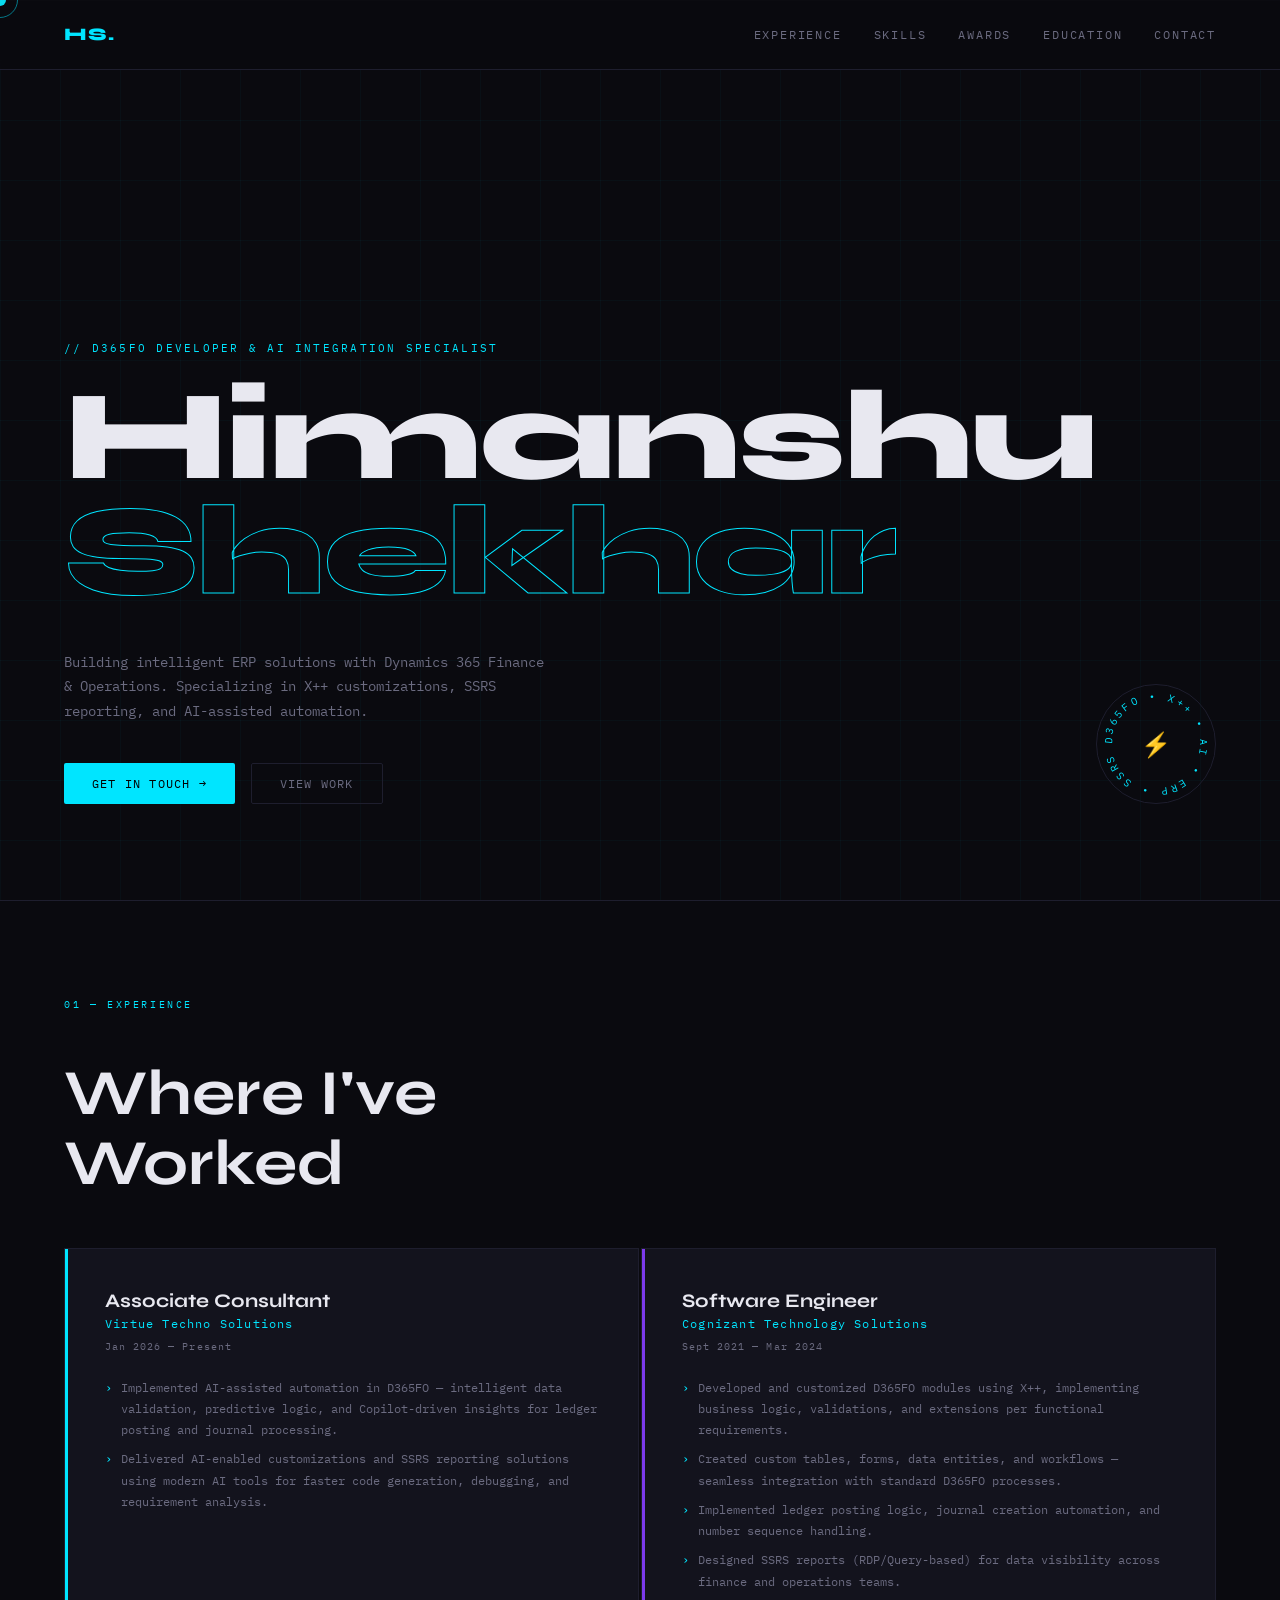
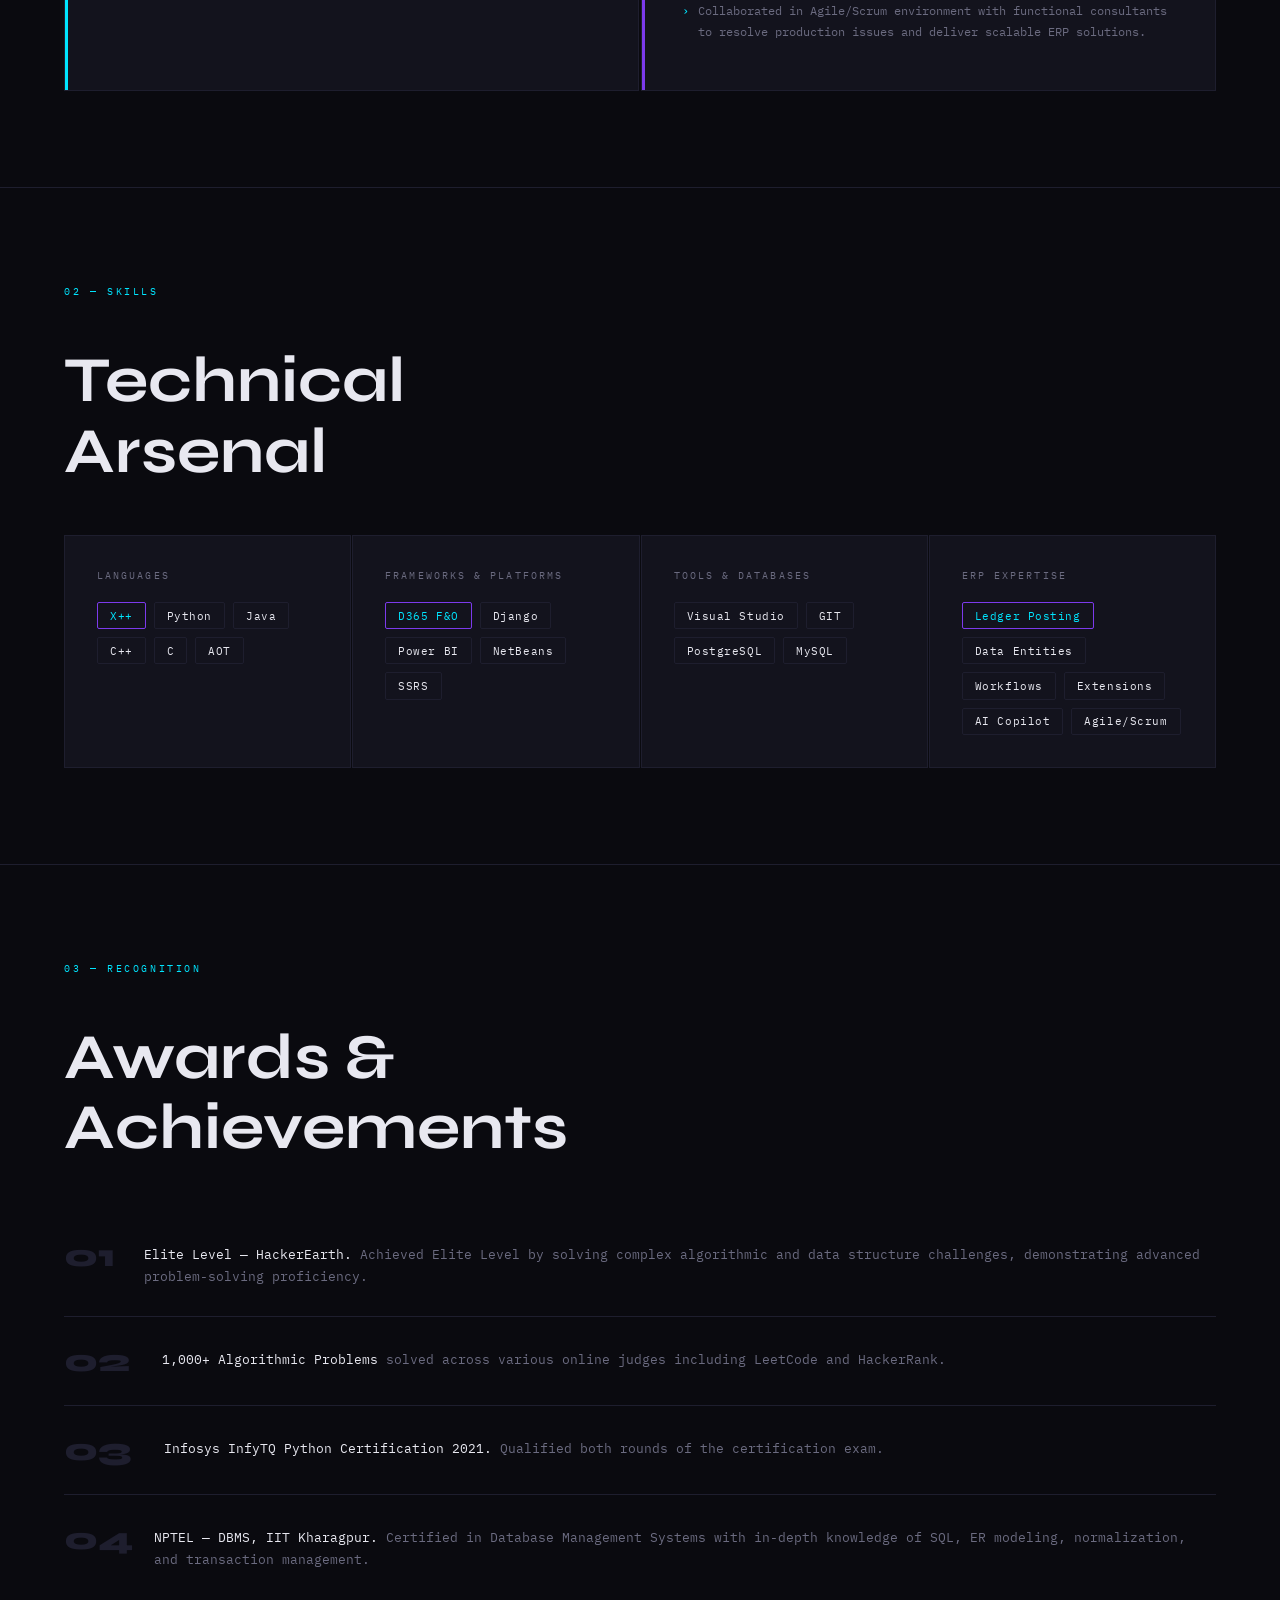
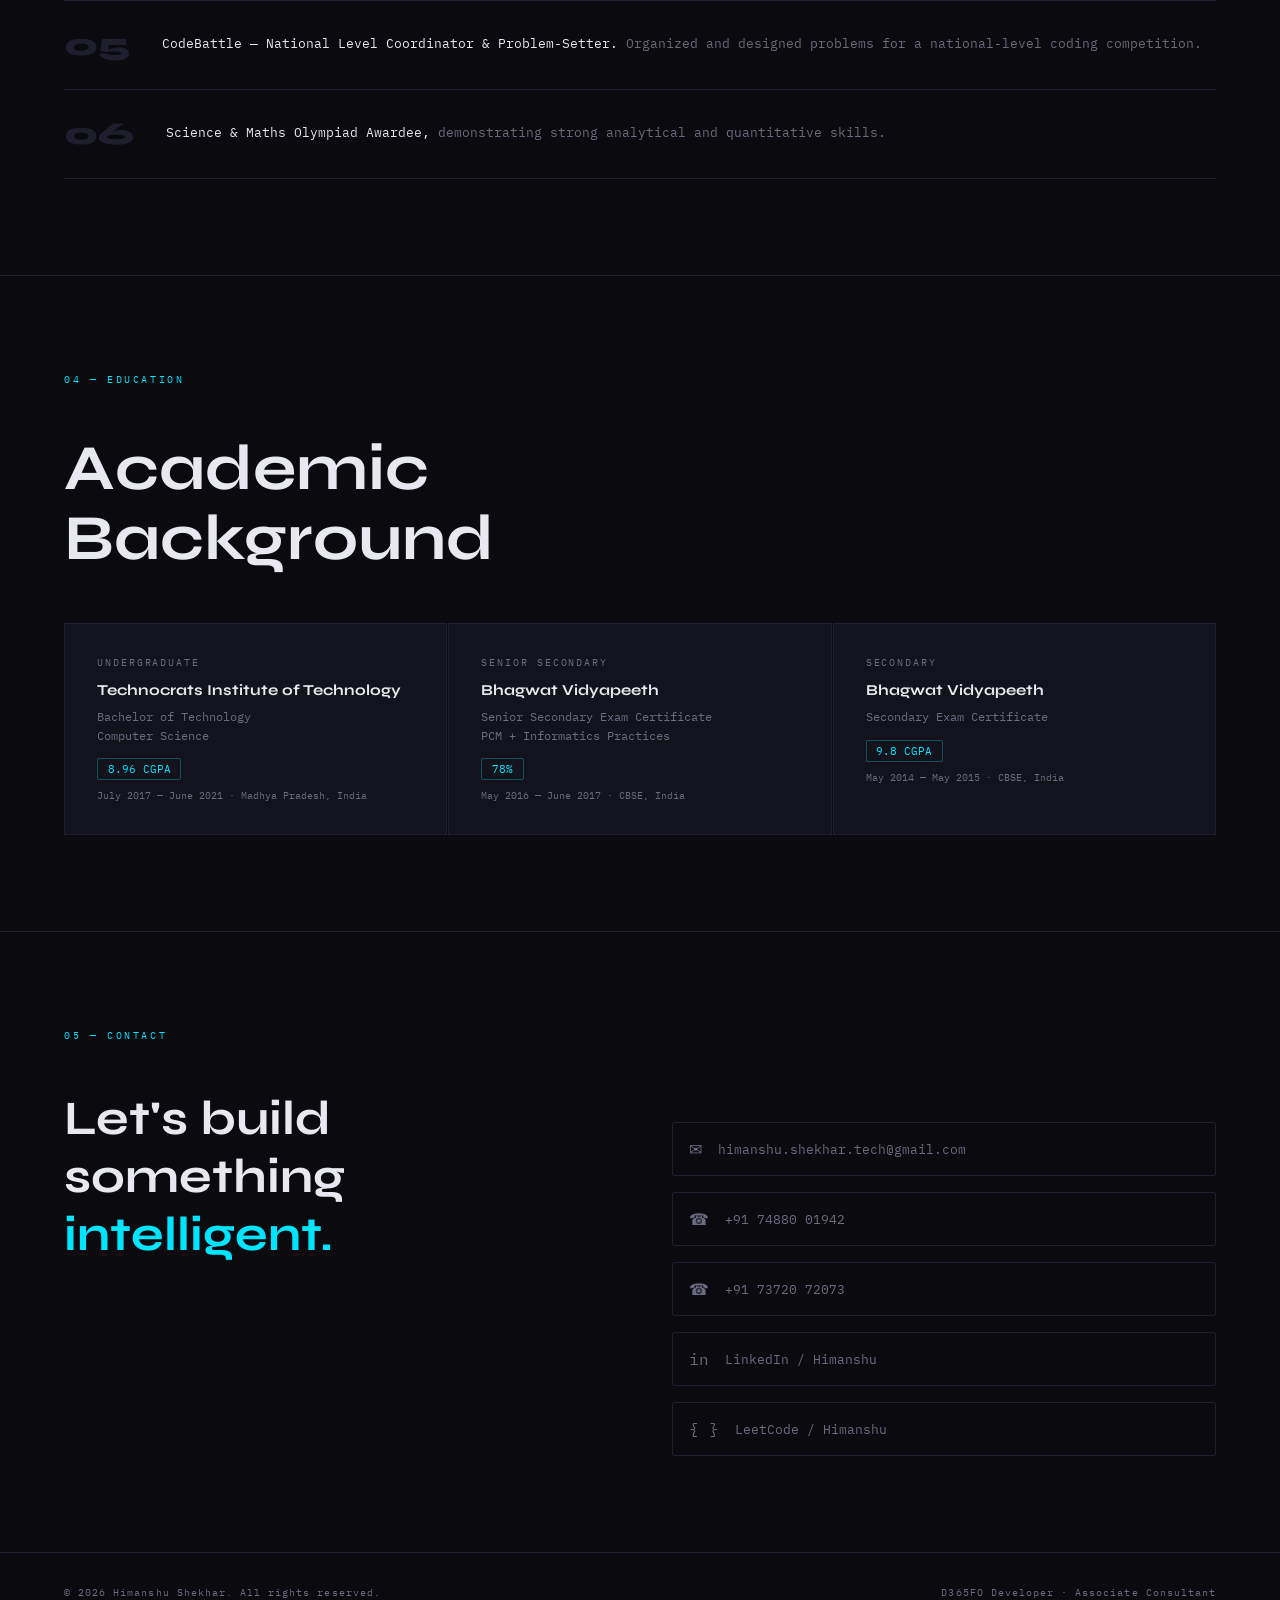
<file: index.html>
<!DOCTYPE html>
<html lang="en">
<head>
<meta charset="UTF-8">
<meta name="viewport" content="width=device-width, initial-scale=1.0">
<title>Himanshu Shekhar — D365FO Developer</title>
<link href="https://fonts.googleapis.com/css2?family=Syne:wght@400;600;700;800&family=IBM+Plex+Mono:wght@300;400;500&display=swap" rel="stylesheet">
<style>
  *, *::before, *::after { box-sizing: border-box; margin: 0; padding: 0; }

  :root {
    --bg: #0a0a0f;
    --surface: #111118;
    --border: #1e1e2e;
    --accent: #00e5ff;
    --accent2: #7c3aed;
    --text: #e8e8f0;
    --muted: #6b6b80;
    --card: #13131d;
    --syne: 'Syne', sans-serif;
    --mono: 'IBM Plex Mono', monospace;
  }

  html { scroll-behavior: smooth; }

  body {
    background: var(--bg);
    color: var(--text);
    font-family: var(--mono);
    overflow-x: hidden;
    cursor: none;
  }

  /* Custom cursor */
  .cursor {
    width: 12px; height: 12px;
    background: var(--accent);
    border-radius: 50%;
    position: fixed;
    pointer-events: none;
    z-index: 9999;
    transform: translate(-50%, -50%);
    transition: transform 0.1s, width 0.2s, height 0.2s, background 0.2s;
    mix-blend-mode: difference;
  }
  .cursor-ring {
    width: 36px; height: 36px;
    border: 1px solid var(--accent);
    border-radius: 50%;
    position: fixed;
    pointer-events: none;
    z-index: 9998;
    transform: translate(-50%, -50%);
    transition: transform 0.25s ease, width 0.3s, height 0.3s, opacity 0.3s;
    opacity: 0.5;
  }

  /* Grid background */
  body::before {
    content: '';
    position: fixed; inset: 0;
    background-image:
      linear-gradient(rgba(0,229,255,0.03) 1px, transparent 1px),
      linear-gradient(90deg, rgba(0,229,255,0.03) 1px, transparent 1px);
    background-size: 60px 60px;
    pointer-events: none;
    z-index: 0;
  }

  /* NAV */
  nav {
    position: fixed; top: 0; left: 0; right: 0;
    z-index: 100;
    display: flex; justify-content: space-between; align-items: center;
    padding: 1.5rem 4rem;
    border-bottom: 1px solid var(--border);
    background: rgba(10,10,15,0.85);
    backdrop-filter: blur(12px);
  }
  .nav-logo {
    font-family: var(--syne);
    font-size: 1.1rem;
    font-weight: 800;
    letter-spacing: 0.05em;
    color: var(--accent);
  }
  .nav-links { display: flex; gap: 2rem; }
  .nav-links a {
    color: var(--muted);
    text-decoration: none;
    font-size: 0.75rem;
    letter-spacing: 0.15em;
    text-transform: uppercase;
    transition: color 0.2s;
  }
  .nav-links a:hover { color: var(--accent); }

  /* HERO */
  .hero {
    min-height: 100vh;
    display: flex; flex-direction: column; justify-content: flex-end;
    padding: 0 4rem 6rem;
    position: relative;
    z-index: 1;
  }
  .hero-tag {
    font-size: 0.7rem;
    letter-spacing: 0.2em;
    text-transform: uppercase;
    color: var(--accent);
    margin-bottom: 1.5rem;
    opacity: 0;
    animation: fadeUp 0.6s ease 0.3s forwards;
  }
  .hero-tag::before { content: '// '; }
  .hero-name {
    font-family: var(--syne);
    font-size: clamp(4rem, 10vw, 9rem);
    font-weight: 800;
    line-height: 0.9;
    letter-spacing: -0.02em;
    opacity: 0;
    animation: fadeUp 0.7s ease 0.5s forwards;
  }
  .hero-name .line2 {
    display: block;
    -webkit-text-stroke: 1px var(--accent);
    color: transparent;
  }
  .hero-sub {
    margin-top: 2.5rem;
    max-width: 480px;
    font-size: 0.85rem;
    line-height: 1.8;
    color: var(--muted);
    opacity: 0;
    animation: fadeUp 0.7s ease 0.7s forwards;
  }
  .hero-cta {
    margin-top: 2.5rem;
    display: flex; gap: 1rem; flex-wrap: wrap;
    opacity: 0;
    animation: fadeUp 0.7s ease 0.9s forwards;
  }
  .btn {
    display: inline-flex; align-items: center; gap: 0.5rem;
    padding: 0.75rem 1.75rem;
    font-family: var(--mono);
    font-size: 0.75rem;
    letter-spacing: 0.1em;
    text-transform: uppercase;
    text-decoration: none;
    border-radius: 2px;
    cursor: none;
    transition: all 0.2s;
  }
  .btn-primary {
    background: var(--accent);
    color: #000;
    border: none;
  }
  .btn-primary:hover { background: #fff; }
  .btn-outline {
    border: 1px solid var(--border);
    color: var(--muted);
    background: transparent;
  }
  .btn-outline:hover { border-color: var(--accent); color: var(--accent); }

  .hero-badge {
    position: absolute;
    right: 4rem; bottom: 6rem;
    width: 120px; height: 120px;
    border: 1px solid var(--border);
    border-radius: 50%;
    display: flex; align-items: center; justify-content: center;
    animation: spin 20s linear infinite;
    opacity: 0;
    animation: spin 20s linear infinite, fadeIn 1s ease 1.2s forwards;
  }
  .hero-badge svg {
    position: absolute;
    width: 100%; height: 100%;
  }
  .hero-badge-center {
    font-size: 1.5rem;
    color: var(--accent);
    z-index: 1;
  }

  @keyframes spin { to { transform: rotate(360deg); } }
  @keyframes fadeUp {
    from { opacity: 0; transform: translateY(30px); }
    to { opacity: 1; transform: translateY(0); }
  }
  @keyframes fadeIn {
    from { opacity: 0; } to { opacity: 1; }
  }

  /* SECTION COMMON */
  section {
    position: relative; z-index: 1;
    padding: 6rem 4rem;
    border-top: 1px solid var(--border);
  }
  .section-label {
    font-size: 0.65rem;
    letter-spacing: 0.25em;
    text-transform: uppercase;
    color: var(--accent);
    margin-bottom: 3rem;
  }
  .section-label::before { content: '01 — '; }
  .section-label.s2::before { content: '02 — '; }
  .section-label.s3::before { content: '03 — '; }
  .section-label.s4::before { content: '04 — '; }
  .section-label.s5::before { content: '05 — '; }
  .section-title {
    font-family: var(--syne);
    font-size: clamp(2rem, 5vw, 4rem);
    font-weight: 700;
    line-height: 1.1;
    margin-bottom: 1rem;
  }

  /* EXPERIENCE */
  .exp-grid { display: grid; grid-template-columns: 1fr 1fr; gap: 2px; margin-top: 3rem; }
  .exp-card {
    background: var(--card);
    border: 1px solid var(--border);
    padding: 2.5rem;
    position: relative;
    transition: border-color 0.3s;
  }
  .exp-card:hover { border-color: var(--accent); }
  .exp-card::before {
    content: '';
    position: absolute; top: 0; left: 0;
    width: 3px; height: 100%;
    background: var(--accent2);
  }
  .exp-card.current::before { background: var(--accent); }
  .exp-role {
    font-family: var(--syne);
    font-size: 1.2rem;
    font-weight: 700;
    margin-bottom: 0.25rem;
  }
  .exp-company {
    font-size: 0.75rem;
    color: var(--accent);
    letter-spacing: 0.1em;
    margin-bottom: 0.5rem;
  }
  .exp-period {
    font-size: 0.65rem;
    color: var(--muted);
    letter-spacing: 0.1em;
    margin-bottom: 1.5rem;
  }
  .exp-points { list-style: none; }
  .exp-points li {
    font-size: 0.78rem;
    line-height: 1.7;
    color: var(--muted);
    padding-left: 1rem;
    position: relative;
    margin-bottom: 0.5rem;
  }
  .exp-points li::before {
    content: '›';
    position: absolute; left: 0;
    color: var(--accent);
  }

  /* SKILLS */
  .skills-grid {
    display: grid;
    grid-template-columns: repeat(auto-fit, minmax(260px, 1fr));
    gap: 1px;
    margin-top: 3rem;
  }
  .skill-group {
    background: var(--card);
    border: 1px solid var(--border);
    padding: 2rem;
    transition: border-color 0.3s, transform 0.3s;
  }
  .skill-group:hover { border-color: var(--accent); transform: translateY(-4px); }
  .skill-group-title {
    font-size: 0.65rem;
    letter-spacing: 0.2em;
    text-transform: uppercase;
    color: var(--muted);
    margin-bottom: 1.25rem;
  }
  .skill-tags { display: flex; flex-wrap: wrap; gap: 0.5rem; }
  .skill-tag {
    font-size: 0.7rem;
    padding: 0.35rem 0.75rem;
    border: 1px solid var(--border);
    border-radius: 2px;
    color: var(--text);
    letter-spacing: 0.05em;
    transition: all 0.2s;
  }
  .skill-tag:hover { border-color: var(--accent); color: var(--accent); background: rgba(0,229,255,0.05); }
  .skill-tag.highlight { border-color: var(--accent2); color: var(--accent); }

  /* AWARDS */
  .awards-list { margin-top: 3rem; }
  .award-item {
    display: flex; align-items: flex-start; gap: 2rem;
    padding: 1.75rem 0;
    border-bottom: 1px solid var(--border);
    transition: padding-left 0.3s;
  }
  .award-item:hover { padding-left: 1rem; }
  .award-num {
    font-family: var(--syne);
    font-size: 2rem;
    font-weight: 800;
    color: var(--border);
    min-width: 3rem;
    line-height: 1;
  }
  .award-text {
    font-size: 0.82rem;
    line-height: 1.7;
    color: var(--muted);
    padding-top: 0.25rem;
  }
  .award-text strong { color: var(--text); font-weight: 400; }

  /* EDUCATION */
  .edu-grid { display: grid; grid-template-columns: repeat(3, 1fr); gap: 1px; margin-top: 3rem; }
  .edu-card {
    background: var(--card);
    border: 1px solid var(--border);
    padding: 2rem;
    transition: border-color 0.3s;
  }
  .edu-card:hover { border-color: var(--accent); }
  .edu-level {
    font-size: 0.6rem;
    letter-spacing: 0.2em;
    text-transform: uppercase;
    color: var(--muted);
    margin-bottom: 0.75rem;
  }
  .edu-school {
    font-family: var(--syne);
    font-size: 0.95rem;
    font-weight: 700;
    margin-bottom: 0.5rem;
    line-height: 1.3;
  }
  .edu-degree {
    font-size: 0.72rem;
    color: var(--muted);
    line-height: 1.6;
    margin-bottom: 0.75rem;
  }
  .edu-score {
    display: inline-block;
    font-size: 0.7rem;
    color: var(--accent);
    border: 1px solid rgba(0,229,255,0.3);
    padding: 0.2rem 0.6rem;
    border-radius: 2px;
    margin-bottom: 0.5rem;
  }
  .edu-period { font-size: 0.65rem; color: var(--muted); }

  /* CONTACT */
  .contact-inner {
    display: grid; grid-template-columns: 1fr 1fr; gap: 4rem;
    margin-top: 3rem;
    align-items: start;
  }
  .contact-headline {
    font-family: var(--syne);
    font-size: clamp(1.5rem, 4vw, 3rem);
    font-weight: 700;
    line-height: 1.2;
  }
  .contact-headline .accent { color: var(--accent); }
  .contact-links { display: flex; flex-direction: column; gap: 1rem; margin-top: 2rem; }
  .contact-link {
    display: flex; align-items: center; gap: 1rem;
    text-decoration: none;
    color: var(--muted);
    font-size: 0.8rem;
    padding: 1rem;
    border: 1px solid var(--border);
    border-radius: 2px;
    transition: all 0.2s;
    cursor: none;
  }
  .contact-link:hover { border-color: var(--accent); color: var(--accent); padding-left: 1.5rem; }
  .contact-link .link-icon { font-size: 1rem; }

  /* FOOTER */
  footer {
    border-top: 1px solid var(--border);
    padding: 2rem 4rem;
    display: flex; justify-content: space-between; align-items: center;
    position: relative; z-index: 1;
  }
  footer p { font-size: 0.65rem; color: var(--muted); letter-spacing: 0.1em; }

  /* REVEAL ANIMATION */
  .reveal {
    opacity: 0;
    transform: translateY(40px);
    transition: opacity 0.7s ease, transform 0.7s ease;
  }
  .reveal.visible { opacity: 1; transform: none; }

  @media (max-width: 768px) {
    nav { padding: 1.25rem 1.5rem; }
    .nav-links { display: none; }
    .hero { padding: 0 1.5rem 4rem; }
    section { padding: 4rem 1.5rem; }
    .exp-grid, .edu-grid, .contact-inner { grid-template-columns: 1fr; }
    footer { padding: 1.5rem; flex-direction: column; gap: 0.5rem; }
  }
</style>
</head>
<body>

<div class="cursor" id="cursor"></div>
<div class="cursor-ring" id="cursorRing"></div>

<nav>
  <div class="nav-logo">HS.</div>
  <div class="nav-links">
    <a href="#experience">Experience</a>
    <a href="#skills">Skills</a>
    <a href="#awards">Awards</a>
    <a href="#education">Education</a>
    <a href="#contact">Contact</a>
  </div>
</nav>

<!-- HERO -->
<section class="hero" id="home">
  <div class="hero-tag">D365FO Developer & AI Integration Specialist</div>
  <h5 class="hero-name">
    Himanshu
    <span class="line2">Shekhar</span>
  </h5>
  <p class="hero-sub">
    Building intelligent ERP solutions with Dynamics 365 Finance &amp; Operations. 
    Specializing in X++ customizations, SSRS reporting, and AI-assisted automation.
  </p>
  <div class="hero-cta">
    <a href="#contact" class="btn btn-primary">Get in touch →</a>
    <a href="#experience" class="btn btn-outline">View work</a>
  </div>

  <div class="hero-badge">
    <svg viewBox="0 0 120 120">
      <path id="circlePath" d="M 60,60 m -45,0 a 45,45 0 1,1 90,0 a 45,45 0 1,1 -90,0" fill="none"/>
      <text font-size="10.5" fill="#00e5ff" font-family="IBM Plex Mono" letter-spacing="3">
        <textPath href="#circlePath">D365FO • X++ • AI • ERP • SSRS •</textPath>
      </text>
    </svg>
    <span class="hero-badge-center">⚡</span>
  </div>
</section>

<!-- EXPERIENCE -->
<section id="experience">
  <div class="section-label s1">Experience</div>
  <h2 class="section-title reveal">Where I've<br>Worked</h2>
  <div class="exp-grid reveal">
    <div class="exp-card current">
      <div class="exp-role">Associate Consultant</div>
      <div class="exp-company">Virtue Techno Solutions</div>
      <div class="exp-period">Jan 2026 — Present</div>
      <ul class="exp-points">
        <li>Implemented AI-assisted automation in D365FO — intelligent data validation, predictive logic, and Copilot-driven insights for ledger posting and journal processing.</li>
        <li>Delivered AI-enabled customizations and SSRS reporting solutions using modern AI tools for faster code generation, debugging, and requirement analysis.</li>
      </ul>
    </div>
    <div class="exp-card">
      <div class="exp-role">Software Engineer</div>
      <div class="exp-company">Cognizant Technology Solutions</div>
      <div class="exp-period">Sept 2021 — Mar 2024</div>
      <ul class="exp-points">
        <li>Developed and customized D365FO modules using X++, implementing business logic, validations, and extensions per functional requirements.</li>
        <li>Created custom tables, forms, data entities, and workflows — seamless integration with standard D365FO processes.</li>
        <li>Implemented ledger posting logic, journal creation automation, and number sequence handling.</li>
        <li>Designed SSRS reports (RDP/Query-based) for data visibility across finance and operations teams.</li>
        <li>Collaborated in Agile/Scrum environment with functional consultants to resolve production issues and deliver scalable ERP solutions.</li>
      </ul>
    </div>
  </div>
</section>

<!-- SKILLS -->
<section id="skills">
  <div class="section-label s2">Skills</div>
  <h2 class="section-title reveal">Technical<br>Arsenal</h2>
  <div class="skills-grid reveal">
    <div class="skill-group">
      <div class="skill-group-title">Languages</div>
      <div class="skill-tags">
        <span class="skill-tag highlight">X++</span>
        <span class="skill-tag">Python</span>
        <span class="skill-tag">Java</span>
        <span class="skill-tag">C++</span>
        <span class="skill-tag">C</span>
        <span class="skill-tag">AOT</span>
      </div>
    </div>
    <div class="skill-group">
      <div class="skill-group-title">Frameworks & Platforms</div>
      <div class="skill-tags">
        <span class="skill-tag highlight">D365 F&O</span>
        <span class="skill-tag">Django</span>
        <span class="skill-tag">Power BI</span>
        <span class="skill-tag">NetBeans</span>
        <span class="skill-tag">SSRS</span>
      </div>
    </div>
    <div class="skill-group">
      <div class="skill-group-title">Tools & Databases</div>
      <div class="skill-tags">
        <span class="skill-tag">Visual Studio</span>
        <span class="skill-tag">GIT</span>
        <span class="skill-tag">PostgreSQL</span>
        <span class="skill-tag">MySQL</span>
      </div>
    </div>
    <div class="skill-group">
      <div class="skill-group-title">ERP Expertise</div>
      <div class="skill-tags">
        <span class="skill-tag highlight">Ledger Posting</span>
        <span class="skill-tag">Data Entities</span>
        <span class="skill-tag">Workflows</span>
        <span class="skill-tag">Extensions</span>
        <span class="skill-tag">AI Copilot</span>
        <span class="skill-tag">Agile/Scrum</span>
      </div>
    </div>
  </div>
</section>

<!-- AWARDS -->
<section id="awards">
  <div class="section-label s3">Recognition</div>
  <h2 class="section-title reveal">Awards &<br>Achievements</h2>
  <div class="awards-list reveal">
    <div class="award-item">
      <div class="award-num">01</div>
      <div class="award-text"><strong>Elite Level — HackerEarth.</strong> Achieved Elite Level by solving complex algorithmic and data structure challenges, demonstrating advanced problem-solving proficiency.</div>
    </div>
    <div class="award-item">
      <div class="award-num">02</div>
      <div class="award-text"><strong>1,000+ Algorithmic Problems</strong> solved across various online judges including LeetCode and HackerRank.</div>
    </div>
    <div class="award-item">
      <div class="award-num">03</div>
      <div class="award-text"><strong>Infosys InfyTQ Python Certification 2021.</strong> Qualified both rounds of the certification exam.</div>
    </div>
    <div class="award-item">
      <div class="award-num">04</div>
      <div class="award-text"><strong>NPTEL — DBMS, IIT Kharagpur.</strong> Certified in Database Management Systems with in-depth knowledge of SQL, ER modeling, normalization, and transaction management.</div>
    </div>
    <div class="award-item">
      <div class="award-num">05</div>
      <div class="award-text"><strong>CodeBattle — National Level Coordinator & Problem-Setter.</strong> Organized and designed problems for a national-level coding competition.</div>
    </div>
    <div class="award-item">
      <div class="award-num">06</div>
      <div class="award-text"><strong>Science & Maths Olympiad Awardee,</strong> demonstrating strong analytical and quantitative skills.</div>
    </div>
  </div>
</section>

<!-- EDUCATION -->
<section id="education">
  <div class="section-label s4">Education</div>
  <h2 class="section-title reveal">Academic<br>Background</h2>
  <div class="edu-grid reveal">
    <div class="edu-card">
      <div class="edu-level">Undergraduate</div>
      <div class="edu-school">Technocrats Institute of Technology</div>
      <div class="edu-degree">Bachelor of Technology<br>Computer Science</div>
      <div class="edu-score">8.96 CGPA</div>
      <div class="edu-period">July 2017 — June 2021 · Madhya Pradesh, India</div>
    </div>
    <div class="edu-card">
      <div class="edu-level">Senior Secondary</div>
      <div class="edu-school">Bhagwat Vidyapeeth</div>
      <div class="edu-degree">Senior Secondary Exam Certificate<br>PCM + Informatics Practices</div>
      <div class="edu-score">78%</div>
      <div class="edu-period">May 2016 — June 2017 · CBSE, India</div>
    </div>
    <div class="edu-card">
      <div class="edu-level">Secondary</div>
      <div class="edu-school">Bhagwat Vidyapeeth</div>
      <div class="edu-degree">Secondary Exam Certificate</div>
      <div class="edu-score">9.8 CGPA</div>
      <div class="edu-period">May 2014 — May 2015 · CBSE, India</div>
    </div>
  </div>
</section>

<!-- CONTACT -->
<section id="contact">
  <div class="section-label s5">Contact</div>
  <div class="contact-inner reveal">
    <div>
      <h2 class="contact-headline">
        Let's build<br>
        something<br>
        <span class="accent">intelligent.</span>
      </h2>
    </div>
    <div>
      <div class="contact-links">
        <a href="mailto:himanshu.shekhar.tech@gmail.com" class="contact-link">
          <span class="link-icon">✉</span>
          himanshu.shekhar.tech@gmail.com
        </a>
        <a href="tel:+917488001942" class="contact-link">
          <span class="link-icon">☎</span>
          +91 74880 01942
        </a>
        <a href="tel:+917372072073" class="contact-link">
          <span class="link-icon">☎</span>
          +91 73720 72073
        </a>
        <a href="https://linkedin.com/in/himanshushekhartech" target="_blank" class="contact-link">
          <span class="link-icon">in</span>
          LinkedIn / Himanshu
        </a>
        <a href="https://leetcode.com/himanshushekhartech" target="_blank" class="contact-link">
          <span class="link-icon">{ }</span>
          LeetCode / Himanshu
        </a>
      </div>
    </div>
  </div>
</section>

<footer>
  <p>© 2026 Himanshu Shekhar. All rights reserved.</p>
  <p>D365FO Developer · Associate Consultant</p>
</footer>

<script>
  // Custom cursor
  const cursor = document.getElementById('cursor');
  const ring = document.getElementById('cursorRing');
  let mx = 0, my = 0, rx = 0, ry = 0;
  document.addEventListener('mousemove', e => {
    mx = e.clientX; my = e.clientY;
    cursor.style.left = mx + 'px';
    cursor.style.top = my + 'px';
  });
  function animateRing() {
    rx += (mx - rx) * 0.12;
    ry += (my - ry) * 0.12;
    ring.style.left = rx + 'px';
    ring.style.top = ry + 'px';
    requestAnimationFrame(animateRing);
  }
  animateRing();
  document.querySelectorAll('a, button, .skill-tag, .exp-card, .edu-card, .skill-group').forEach(el => {
    el.addEventListener('mouseenter', () => {
      cursor.style.width = '20px';
      cursor.style.height = '20px';
      ring.style.width = '60px';
      ring.style.height = '60px';
      ring.style.opacity = '0.8';
    });
    el.addEventListener('mouseleave', () => {
      cursor.style.width = '12px';
      cursor.style.height = '12px';
      ring.style.width = '36px';
      ring.style.height = '36px';
      ring.style.opacity = '0.5';
    });
  });

  // Scroll reveal
  const reveals = document.querySelectorAll('.reveal');
  const observer = new IntersectionObserver(entries => {
    entries.forEach(e => { if (e.isIntersecting) e.target.classList.add('visible'); });
  }, { threshold: 0.1 });
  reveals.forEach(el => observer.observe(el));
</script>
</body>
</html>
</file>
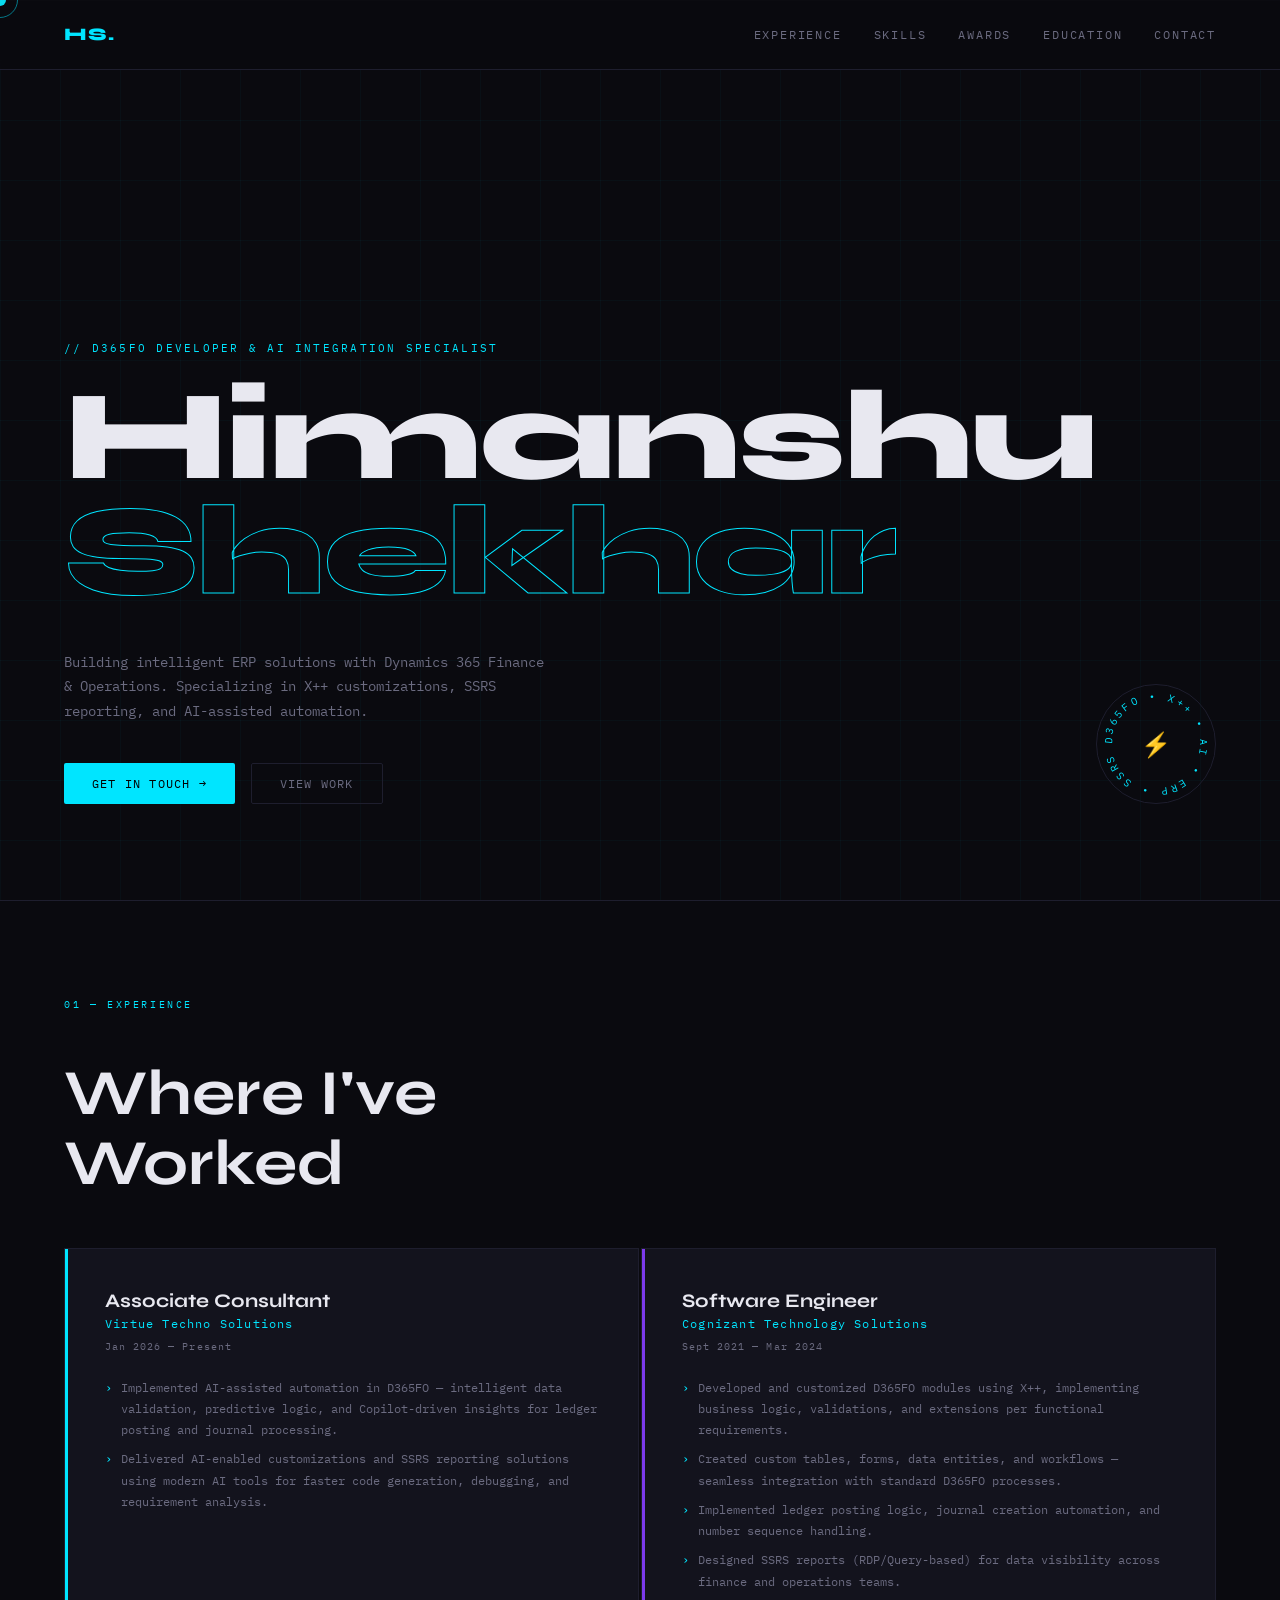
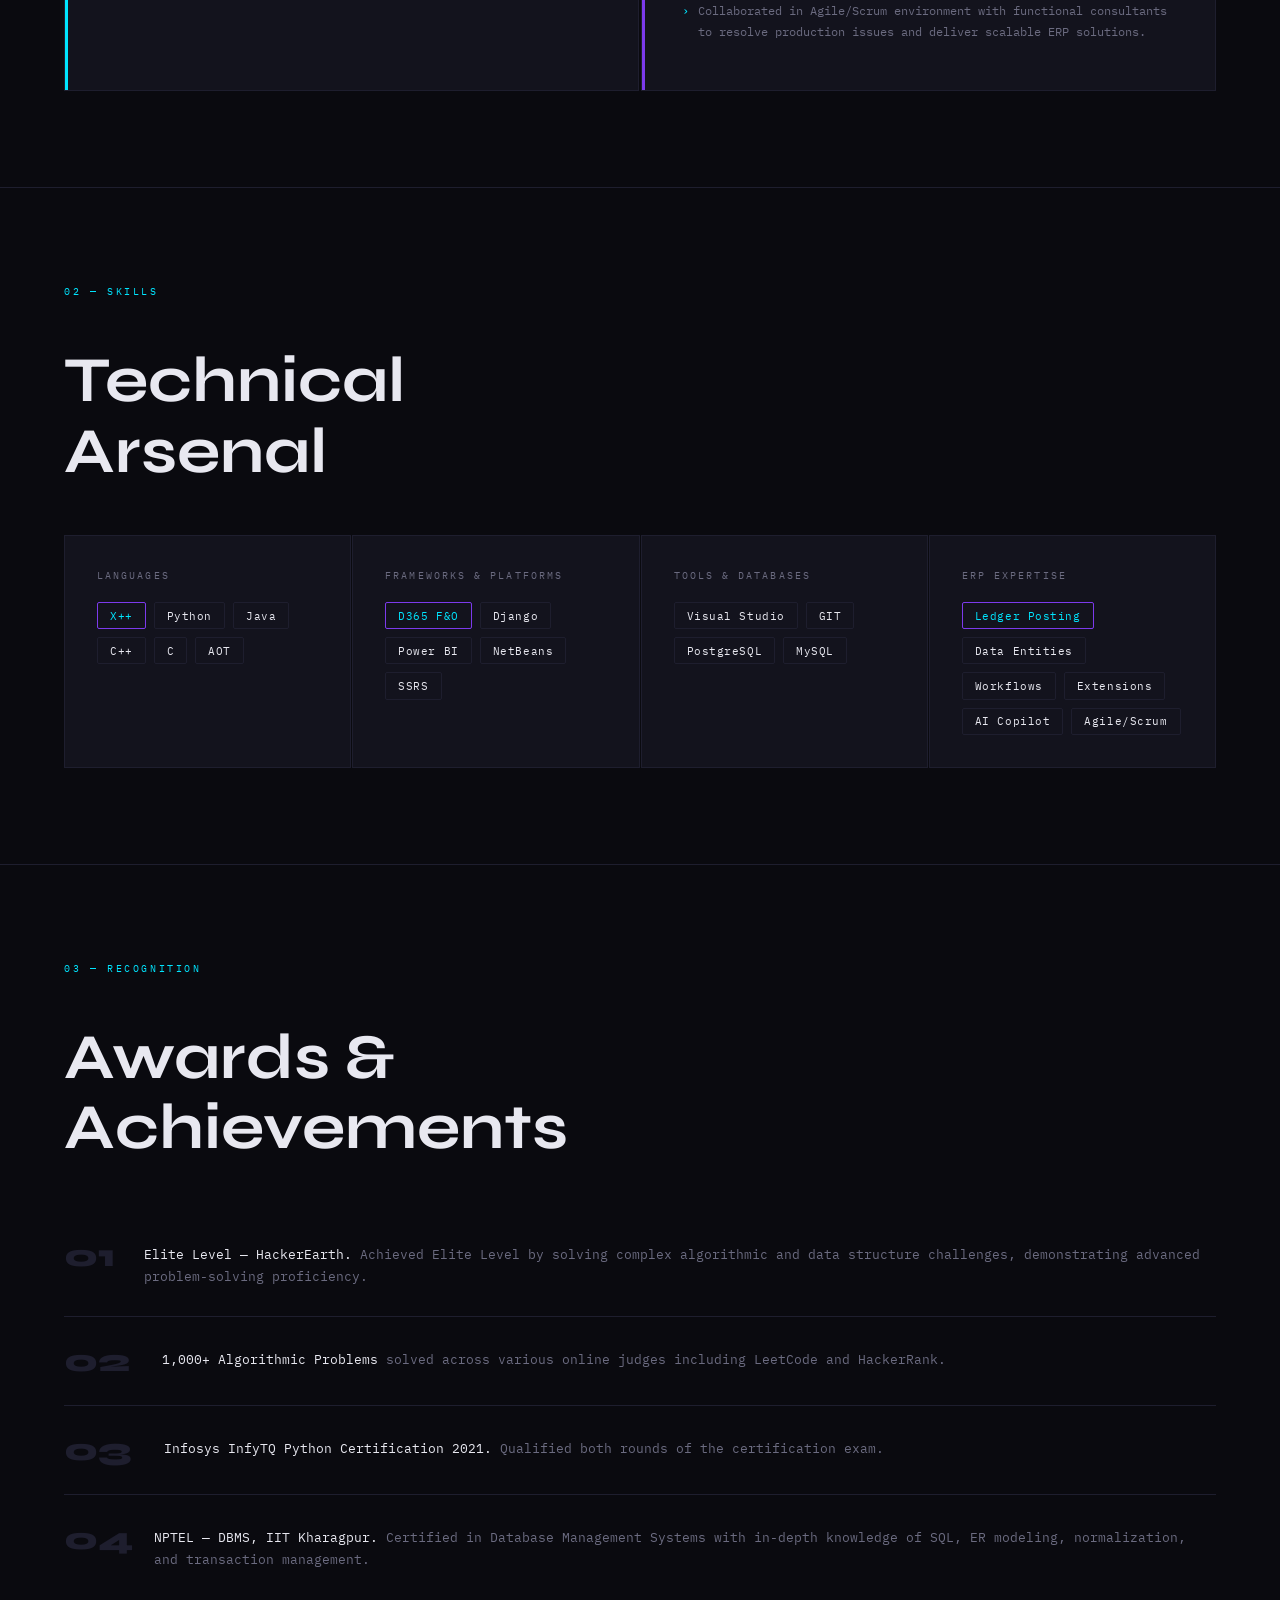
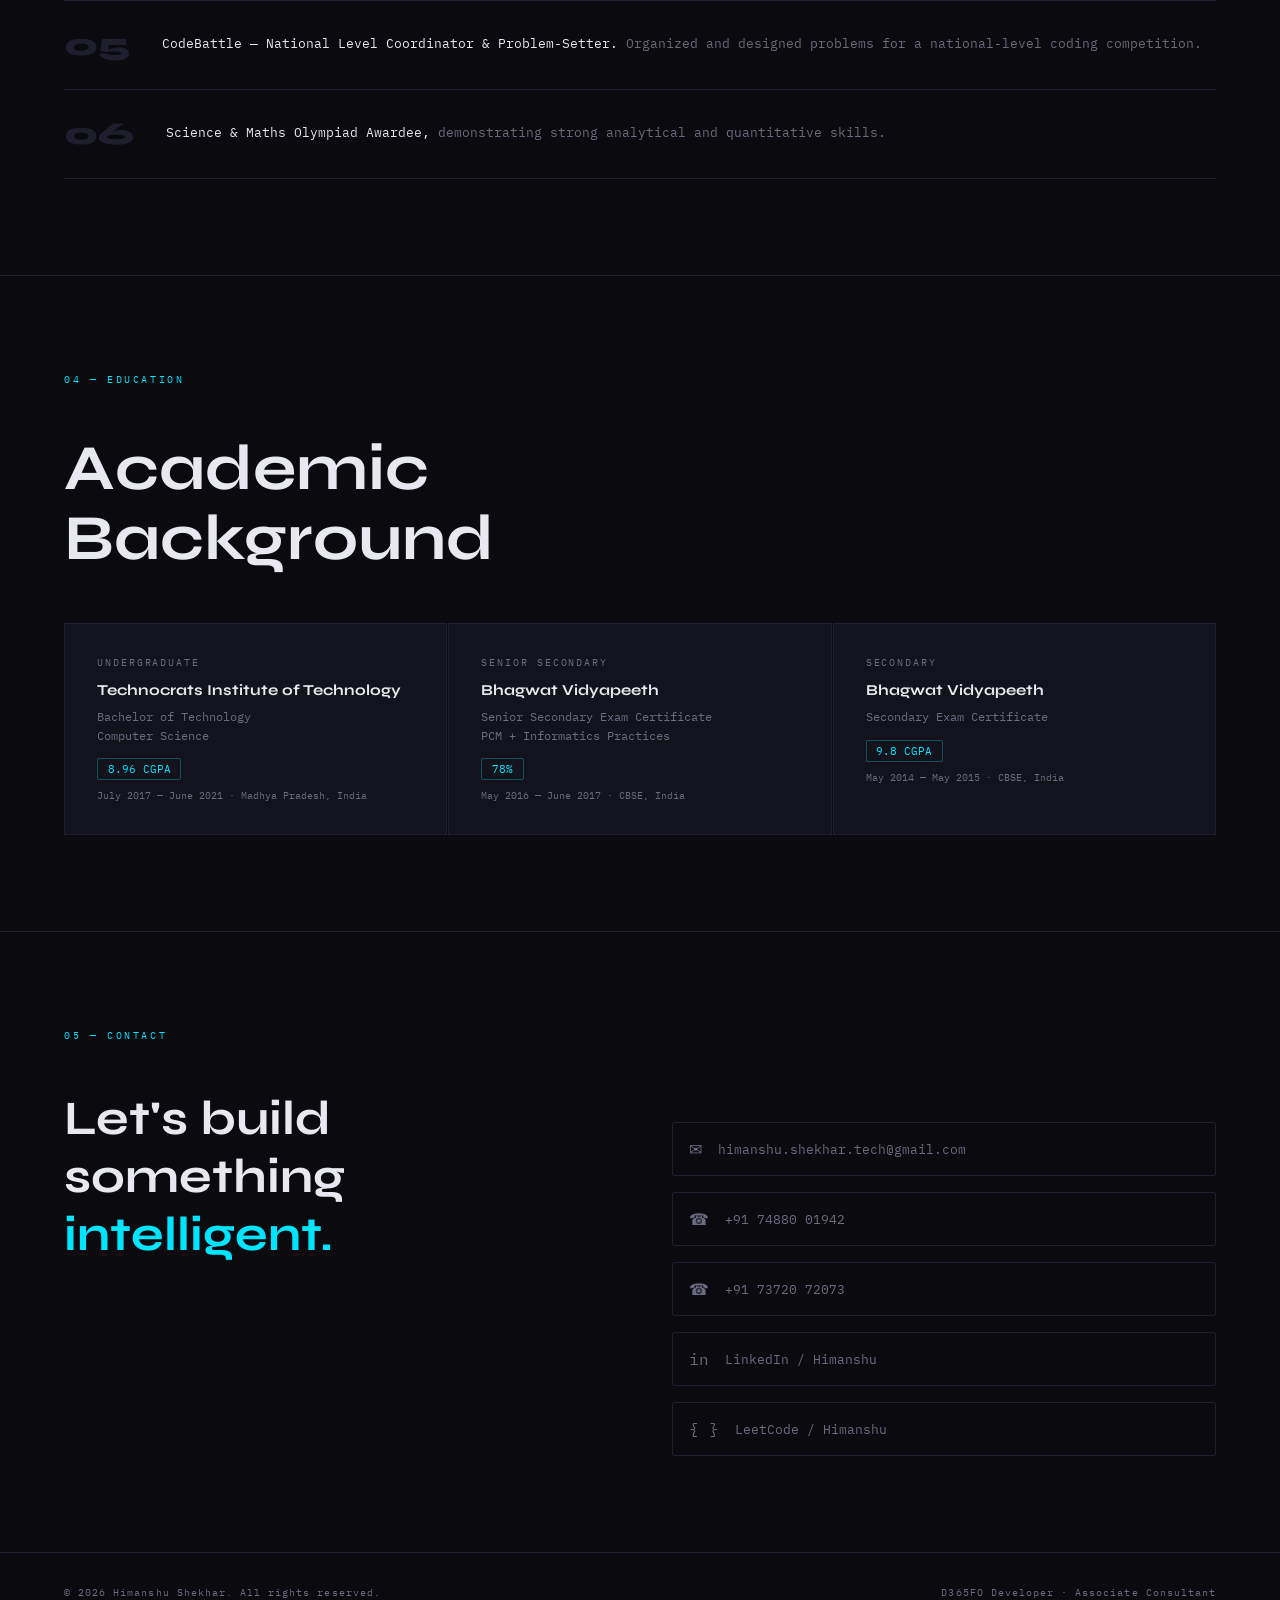
<file: himanshu_portfolio.html>
<!DOCTYPE html>
<html lang="en">
<head>
<meta charset="UTF-8">
<meta name="viewport" content="width=device-width, initial-scale=1.0">
<title>Himanshu Shekhar — D365FO Developer</title>
<link href="https://fonts.googleapis.com/css2?family=Syne:wght@400;600;700;800&family=IBM+Plex+Mono:wght@300;400;500&display=swap" rel="stylesheet">
<style>
  *, *::before, *::after { box-sizing: border-box; margin: 0; padding: 0; }

  :root {
    --bg: #0a0a0f;
    --surface: #111118;
    --border: #1e1e2e;
    --accent: #00e5ff;
    --accent2: #7c3aed;
    --text: #e8e8f0;
    --muted: #6b6b80;
    --card: #13131d;
    --syne: 'Syne', sans-serif;
    --mono: 'IBM Plex Mono', monospace;
  }

  html { scroll-behavior: smooth; }

  body {
    background: var(--bg);
    color: var(--text);
    font-family: var(--mono);
    overflow-x: hidden;
    cursor: none;
  }

  /* Custom cursor */
  .cursor {
    width: 12px; height: 12px;
    background: var(--accent);
    border-radius: 50%;
    position: fixed;
    pointer-events: none;
    z-index: 9999;
    transform: translate(-50%, -50%);
    transition: transform 0.1s, width 0.2s, height 0.2s, background 0.2s;
    mix-blend-mode: difference;
  }
  .cursor-ring {
    width: 36px; height: 36px;
    border: 1px solid var(--accent);
    border-radius: 50%;
    position: fixed;
    pointer-events: none;
    z-index: 9998;
    transform: translate(-50%, -50%);
    transition: transform 0.25s ease, width 0.3s, height 0.3s, opacity 0.3s;
    opacity: 0.5;
  }

  /* Grid background */
  body::before {
    content: '';
    position: fixed; inset: 0;
    background-image:
      linear-gradient(rgba(0,229,255,0.03) 1px, transparent 1px),
      linear-gradient(90deg, rgba(0,229,255,0.03) 1px, transparent 1px);
    background-size: 60px 60px;
    pointer-events: none;
    z-index: 0;
  }

  /* NAV */
  nav {
    position: fixed; top: 0; left: 0; right: 0;
    z-index: 100;
    display: flex; justify-content: space-between; align-items: center;
    padding: 1.5rem 4rem;
    border-bottom: 1px solid var(--border);
    background: rgba(10,10,15,0.85);
    backdrop-filter: blur(12px);
  }
  .nav-logo {
    font-family: var(--syne);
    font-size: 1.1rem;
    font-weight: 800;
    letter-spacing: 0.05em;
    color: var(--accent);
  }
  .nav-links { display: flex; gap: 2rem; }
  .nav-links a {
    color: var(--muted);
    text-decoration: none;
    font-size: 0.75rem;
    letter-spacing: 0.15em;
    text-transform: uppercase;
    transition: color 0.2s;
  }
  .nav-links a:hover { color: var(--accent); }

  /* HERO */
  .hero {
    min-height: 100vh;
    display: flex; flex-direction: column; justify-content: flex-end;
    padding: 0 4rem 6rem;
    position: relative;
    z-index: 1;
  }
  .hero-tag {
    font-size: 0.7rem;
    letter-spacing: 0.2em;
    text-transform: uppercase;
    color: var(--accent);
    margin-bottom: 1.5rem;
    opacity: 0;
    animation: fadeUp 0.6s ease 0.3s forwards;
  }
  .hero-tag::before { content: '// '; }
  .hero-name {
    font-family: var(--syne);
    font-size: clamp(4rem, 10vw, 9rem);
    font-weight: 800;
    line-height: 0.9;
    letter-spacing: -0.02em;
    opacity: 0;
    animation: fadeUp 0.7s ease 0.5s forwards;
  }
  .hero-name .line2 {
    display: block;
    -webkit-text-stroke: 1px var(--accent);
    color: transparent;
  }
  .hero-sub {
    margin-top: 2.5rem;
    max-width: 480px;
    font-size: 0.85rem;
    line-height: 1.8;
    color: var(--muted);
    opacity: 0;
    animation: fadeUp 0.7s ease 0.7s forwards;
  }
  .hero-cta {
    margin-top: 2.5rem;
    display: flex; gap: 1rem; flex-wrap: wrap;
    opacity: 0;
    animation: fadeUp 0.7s ease 0.9s forwards;
  }
  .btn {
    display: inline-flex; align-items: center; gap: 0.5rem;
    padding: 0.75rem 1.75rem;
    font-family: var(--mono);
    font-size: 0.75rem;
    letter-spacing: 0.1em;
    text-transform: uppercase;
    text-decoration: none;
    border-radius: 2px;
    cursor: none;
    transition: all 0.2s;
  }
  .btn-primary {
    background: var(--accent);
    color: #000;
    border: none;
  }
  .btn-primary:hover { background: #fff; }
  .btn-outline {
    border: 1px solid var(--border);
    color: var(--muted);
    background: transparent;
  }
  .btn-outline:hover { border-color: var(--accent); color: var(--accent); }

  .hero-badge {
    position: absolute;
    right: 4rem; bottom: 6rem;
    width: 120px; height: 120px;
    border: 1px solid var(--border);
    border-radius: 50%;
    display: flex; align-items: center; justify-content: center;
    animation: spin 20s linear infinite;
    opacity: 0;
    animation: spin 20s linear infinite, fadeIn 1s ease 1.2s forwards;
  }
  .hero-badge svg {
    position: absolute;
    width: 100%; height: 100%;
  }
  .hero-badge-center {
    font-size: 1.5rem;
    color: var(--accent);
    z-index: 1;
  }

  @keyframes spin { to { transform: rotate(360deg); } }
  @keyframes fadeUp {
    from { opacity: 0; transform: translateY(30px); }
    to { opacity: 1; transform: translateY(0); }
  }
  @keyframes fadeIn {
    from { opacity: 0; } to { opacity: 1; }
  }

  /* SECTION COMMON */
  section {
    position: relative; z-index: 1;
    padding: 6rem 4rem;
    border-top: 1px solid var(--border);
  }
  .section-label {
    font-size: 0.65rem;
    letter-spacing: 0.25em;
    text-transform: uppercase;
    color: var(--accent);
    margin-bottom: 3rem;
  }
  .section-label::before { content: '01 — '; }
  .section-label.s2::before { content: '02 — '; }
  .section-label.s3::before { content: '03 — '; }
  .section-label.s4::before { content: '04 — '; }
  .section-label.s5::before { content: '05 — '; }
  .section-title {
    font-family: var(--syne);
    font-size: clamp(2rem, 5vw, 4rem);
    font-weight: 700;
    line-height: 1.1;
    margin-bottom: 1rem;
  }

  /* EXPERIENCE */
  .exp-grid { display: grid; grid-template-columns: 1fr 1fr; gap: 2px; margin-top: 3rem; }
  .exp-card {
    background: var(--card);
    border: 1px solid var(--border);
    padding: 2.5rem;
    position: relative;
    transition: border-color 0.3s;
  }
  .exp-card:hover { border-color: var(--accent); }
  .exp-card::before {
    content: '';
    position: absolute; top: 0; left: 0;
    width: 3px; height: 100%;
    background: var(--accent2);
  }
  .exp-card.current::before { background: var(--accent); }
  .exp-role {
    font-family: var(--syne);
    font-size: 1.2rem;
    font-weight: 700;
    margin-bottom: 0.25rem;
  }
  .exp-company {
    font-size: 0.75rem;
    color: var(--accent);
    letter-spacing: 0.1em;
    margin-bottom: 0.5rem;
  }
  .exp-period {
    font-size: 0.65rem;
    color: var(--muted);
    letter-spacing: 0.1em;
    margin-bottom: 1.5rem;
  }
  .exp-points { list-style: none; }
  .exp-points li {
    font-size: 0.78rem;
    line-height: 1.7;
    color: var(--muted);
    padding-left: 1rem;
    position: relative;
    margin-bottom: 0.5rem;
  }
  .exp-points li::before {
    content: '›';
    position: absolute; left: 0;
    color: var(--accent);
  }

  /* SKILLS */
  .skills-grid {
    display: grid;
    grid-template-columns: repeat(auto-fit, minmax(260px, 1fr));
    gap: 1px;
    margin-top: 3rem;
  }
  .skill-group {
    background: var(--card);
    border: 1px solid var(--border);
    padding: 2rem;
    transition: border-color 0.3s, transform 0.3s;
  }
  .skill-group:hover { border-color: var(--accent); transform: translateY(-4px); }
  .skill-group-title {
    font-size: 0.65rem;
    letter-spacing: 0.2em;
    text-transform: uppercase;
    color: var(--muted);
    margin-bottom: 1.25rem;
  }
  .skill-tags { display: flex; flex-wrap: wrap; gap: 0.5rem; }
  .skill-tag {
    font-size: 0.7rem;
    padding: 0.35rem 0.75rem;
    border: 1px solid var(--border);
    border-radius: 2px;
    color: var(--text);
    letter-spacing: 0.05em;
    transition: all 0.2s;
  }
  .skill-tag:hover { border-color: var(--accent); color: var(--accent); background: rgba(0,229,255,0.05); }
  .skill-tag.highlight { border-color: var(--accent2); color: var(--accent); }

  /* AWARDS */
  .awards-list { margin-top: 3rem; }
  .award-item {
    display: flex; align-items: flex-start; gap: 2rem;
    padding: 1.75rem 0;
    border-bottom: 1px solid var(--border);
    transition: padding-left 0.3s;
  }
  .award-item:hover { padding-left: 1rem; }
  .award-num {
    font-family: var(--syne);
    font-size: 2rem;
    font-weight: 800;
    color: var(--border);
    min-width: 3rem;
    line-height: 1;
  }
  .award-text {
    font-size: 0.82rem;
    line-height: 1.7;
    color: var(--muted);
    padding-top: 0.25rem;
  }
  .award-text strong { color: var(--text); font-weight: 400; }

  /* EDUCATION */
  .edu-grid { display: grid; grid-template-columns: repeat(3, 1fr); gap: 1px; margin-top: 3rem; }
  .edu-card {
    background: var(--card);
    border: 1px solid var(--border);
    padding: 2rem;
    transition: border-color 0.3s;
  }
  .edu-card:hover { border-color: var(--accent); }
  .edu-level {
    font-size: 0.6rem;
    letter-spacing: 0.2em;
    text-transform: uppercase;
    color: var(--muted);
    margin-bottom: 0.75rem;
  }
  .edu-school {
    font-family: var(--syne);
    font-size: 0.95rem;
    font-weight: 700;
    margin-bottom: 0.5rem;
    line-height: 1.3;
  }
  .edu-degree {
    font-size: 0.72rem;
    color: var(--muted);
    line-height: 1.6;
    margin-bottom: 0.75rem;
  }
  .edu-score {
    display: inline-block;
    font-size: 0.7rem;
    color: var(--accent);
    border: 1px solid rgba(0,229,255,0.3);
    padding: 0.2rem 0.6rem;
    border-radius: 2px;
    margin-bottom: 0.5rem;
  }
  .edu-period { font-size: 0.65rem; color: var(--muted); }

  /* CONTACT */
  .contact-inner {
    display: grid; grid-template-columns: 1fr 1fr; gap: 4rem;
    margin-top: 3rem;
    align-items: start;
  }
  .contact-headline {
    font-family: var(--syne);
    font-size: clamp(1.5rem, 4vw, 3rem);
    font-weight: 700;
    line-height: 1.2;
  }
  .contact-headline .accent { color: var(--accent); }
  .contact-links { display: flex; flex-direction: column; gap: 1rem; margin-top: 2rem; }
  .contact-link {
    display: flex; align-items: center; gap: 1rem;
    text-decoration: none;
    color: var(--muted);
    font-size: 0.8rem;
    padding: 1rem;
    border: 1px solid var(--border);
    border-radius: 2px;
    transition: all 0.2s;
    cursor: none;
  }
  .contact-link:hover { border-color: var(--accent); color: var(--accent); padding-left: 1.5rem; }
  .contact-link .link-icon { font-size: 1rem; }

  /* FOOTER */
  footer {
    border-top: 1px solid var(--border);
    padding: 2rem 4rem;
    display: flex; justify-content: space-between; align-items: center;
    position: relative; z-index: 1;
  }
  footer p { font-size: 0.65rem; color: var(--muted); letter-spacing: 0.1em; }

  /* REVEAL ANIMATION */
  .reveal {
    opacity: 0;
    transform: translateY(40px);
    transition: opacity 0.7s ease, transform 0.7s ease;
  }
  .reveal.visible { opacity: 1; transform: none; }

  @media (max-width: 768px) {
    nav { padding: 1.25rem 1.5rem; }
    .nav-links { display: none; }
    .hero { padding: 0 1.5rem 4rem; }
    section { padding: 4rem 1.5rem; }
    .exp-grid, .edu-grid, .contact-inner { grid-template-columns: 1fr; }
    footer { padding: 1.5rem; flex-direction: column; gap: 0.5rem; }
  }
</style>
</head>
<body>

<div class="cursor" id="cursor"></div>
<div class="cursor-ring" id="cursorRing"></div>

<nav>
  <div class="nav-logo">HS.</div>
  <div class="nav-links">
    <a href="#experience">Experience</a>
    <a href="#skills">Skills</a>
    <a href="#awards">Awards</a>
    <a href="#education">Education</a>
    <a href="#contact">Contact</a>
  </div>
</nav>

<!-- HERO -->
<section class="hero" id="home">
  <div class="hero-tag">D365FO Developer & AI Integration Specialist</div>
  <h1 class="hero-name">
    Himanshu
    <span class="line2">Shekhar</span>
  </h1>
  <p class="hero-sub">
    Building intelligent ERP solutions with Dynamics 365 Finance &amp; Operations. 
    Specializing in X++ customizations, SSRS reporting, and AI-assisted automation.
  </p>
  <div class="hero-cta">
    <a href="#contact" class="btn btn-primary">Get in touch →</a>
    <a href="#experience" class="btn btn-outline">View work</a>
  </div>

  <div class="hero-badge">
    <svg viewBox="0 0 120 120">
      <path id="circlePath" d="M 60,60 m -45,0 a 45,45 0 1,1 90,0 a 45,45 0 1,1 -90,0" fill="none"/>
      <text font-size="10.5" fill="#00e5ff" font-family="IBM Plex Mono" letter-spacing="3">
        <textPath href="#circlePath">D365FO • X++ • AI • ERP • SSRS •</textPath>
      </text>
    </svg>
    <span class="hero-badge-center">⚡</span>
  </div>
</section>

<!-- EXPERIENCE -->
<section id="experience">
  <div class="section-label s1">Experience</div>
  <h2 class="section-title reveal">Where I've<br>Worked</h2>
  <div class="exp-grid reveal">
    <div class="exp-card current">
      <div class="exp-role">Associate Consultant</div>
      <div class="exp-company">Virtue Techno Solutions</div>
      <div class="exp-period">Jan 2026 — Present</div>
      <ul class="exp-points">
        <li>Implemented AI-assisted automation in D365FO — intelligent data validation, predictive logic, and Copilot-driven insights for ledger posting and journal processing.</li>
        <li>Delivered AI-enabled customizations and SSRS reporting solutions using modern AI tools for faster code generation, debugging, and requirement analysis.</li>
      </ul>
    </div>
    <div class="exp-card">
      <div class="exp-role">Software Engineer</div>
      <div class="exp-company">Cognizant Technology Solutions</div>
      <div class="exp-period">Sept 2021 — Mar 2024</div>
      <ul class="exp-points">
        <li>Developed and customized D365FO modules using X++, implementing business logic, validations, and extensions per functional requirements.</li>
        <li>Created custom tables, forms, data entities, and workflows — seamless integration with standard D365FO processes.</li>
        <li>Implemented ledger posting logic, journal creation automation, and number sequence handling.</li>
        <li>Designed SSRS reports (RDP/Query-based) for data visibility across finance and operations teams.</li>
        <li>Collaborated in Agile/Scrum environment with functional consultants to resolve production issues and deliver scalable ERP solutions.</li>
      </ul>
    </div>
  </div>
</section>

<!-- SKILLS -->
<section id="skills">
  <div class="section-label s2">Skills</div>
  <h2 class="section-title reveal">Technical<br>Arsenal</h2>
  <div class="skills-grid reveal">
    <div class="skill-group">
      <div class="skill-group-title">Languages</div>
      <div class="skill-tags">
        <span class="skill-tag highlight">X++</span>
        <span class="skill-tag">Python</span>
        <span class="skill-tag">Java</span>
        <span class="skill-tag">C++</span>
        <span class="skill-tag">C</span>
        <span class="skill-tag">AOT</span>
      </div>
    </div>
    <div class="skill-group">
      <div class="skill-group-title">Frameworks & Platforms</div>
      <div class="skill-tags">
        <span class="skill-tag highlight">D365 F&O</span>
        <span class="skill-tag">Django</span>
        <span class="skill-tag">Power BI</span>
        <span class="skill-tag">NetBeans</span>
        <span class="skill-tag">SSRS</span>
      </div>
    </div>
    <div class="skill-group">
      <div class="skill-group-title">Tools & Databases</div>
      <div class="skill-tags">
        <span class="skill-tag">Visual Studio</span>
        <span class="skill-tag">GIT</span>
        <span class="skill-tag">PostgreSQL</span>
        <span class="skill-tag">MySQL</span>
      </div>
    </div>
    <div class="skill-group">
      <div class="skill-group-title">ERP Expertise</div>
      <div class="skill-tags">
        <span class="skill-tag highlight">Ledger Posting</span>
        <span class="skill-tag">Data Entities</span>
        <span class="skill-tag">Workflows</span>
        <span class="skill-tag">Extensions</span>
        <span class="skill-tag">AI Copilot</span>
        <span class="skill-tag">Agile/Scrum</span>
      </div>
    </div>
  </div>
</section>

<!-- AWARDS -->
<section id="awards">
  <div class="section-label s3">Recognition</div>
  <h2 class="section-title reveal">Awards &<br>Achievements</h2>
  <div class="awards-list reveal">
    <div class="award-item">
      <div class="award-num">01</div>
      <div class="award-text"><strong>Elite Level — HackerEarth.</strong> Achieved Elite Level by solving complex algorithmic and data structure challenges, demonstrating advanced problem-solving proficiency.</div>
    </div>
    <div class="award-item">
      <div class="award-num">02</div>
      <div class="award-text"><strong>1,000+ Algorithmic Problems</strong> solved across various online judges including LeetCode and HackerRank.</div>
    </div>
    <div class="award-item">
      <div class="award-num">03</div>
      <div class="award-text"><strong>Infosys InfyTQ Python Certification 2021.</strong> Qualified both rounds of the certification exam.</div>
    </div>
    <div class="award-item">
      <div class="award-num">04</div>
      <div class="award-text"><strong>NPTEL — DBMS, IIT Kharagpur.</strong> Certified in Database Management Systems with in-depth knowledge of SQL, ER modeling, normalization, and transaction management.</div>
    </div>
    <div class="award-item">
      <div class="award-num">05</div>
      <div class="award-text"><strong>CodeBattle — National Level Coordinator & Problem-Setter.</strong> Organized and designed problems for a national-level coding competition.</div>
    </div>
    <div class="award-item">
      <div class="award-num">06</div>
      <div class="award-text"><strong>Science & Maths Olympiad Awardee,</strong> demonstrating strong analytical and quantitative skills.</div>
    </div>
  </div>
</section>

<!-- EDUCATION -->
<section id="education">
  <div class="section-label s4">Education</div>
  <h2 class="section-title reveal">Academic<br>Background</h2>
  <div class="edu-grid reveal">
    <div class="edu-card">
      <div class="edu-level">Undergraduate</div>
      <div class="edu-school">Technocrats Institute of Technology</div>
      <div class="edu-degree">Bachelor of Technology<br>Computer Science</div>
      <div class="edu-score">8.96 CGPA</div>
      <div class="edu-period">July 2017 — June 2021 · Madhya Pradesh, India</div>
    </div>
    <div class="edu-card">
      <div class="edu-level">Senior Secondary</div>
      <div class="edu-school">Bhagwat Vidyapeeth</div>
      <div class="edu-degree">Senior Secondary Exam Certificate<br>PCM + Informatics Practices</div>
      <div class="edu-score">78%</div>
      <div class="edu-period">May 2016 — June 2017 · CBSE, India</div>
    </div>
    <div class="edu-card">
      <div class="edu-level">Secondary</div>
      <div class="edu-school">Bhagwat Vidyapeeth</div>
      <div class="edu-degree">Secondary Exam Certificate</div>
      <div class="edu-score">9.8 CGPA</div>
      <div class="edu-period">May 2014 — May 2015 · CBSE, India</div>
    </div>
  </div>
</section>

<!-- CONTACT -->
<section id="contact">
  <div class="section-label s5">Contact</div>
  <div class="contact-inner reveal">
    <div>
      <h2 class="contact-headline">
        Let's build<br>
        something<br>
        <span class="accent">intelligent.</span>
      </h2>
    </div>
    <div>
      <div class="contact-links">
        <a href="mailto:himanshu.shekhar.tech@gmail.com" class="contact-link">
          <span class="link-icon">✉</span>
          himanshu.shekhar.tech@gmail.com
        </a>
        <a href="tel:+917488001942" class="contact-link">
          <span class="link-icon">☎</span>
          +91 74880 01942
        </a>
        <a href="tel:+917372072073" class="contact-link">
          <span class="link-icon">☎</span>
          +91 73720 72073
        </a>
        <a href="https://linkedin.com/in/himanshu" target="_blank" class="contact-link">
          <span class="link-icon">in</span>
          LinkedIn / Himanshu
        </a>
        <a href="https://leetcode.com/himanshu" target="_blank" class="contact-link">
          <span class="link-icon">{ }</span>
          LeetCode / Himanshu
        </a>
      </div>
    </div>
  </div>
</section>

<footer>
  <p>© 2026 Himanshu Shekhar. All rights reserved.</p>
  <p>D365FO Developer · Associate Consultant</p>
</footer>

<script>
  // Custom cursor
  const cursor = document.getElementById('cursor');
  const ring = document.getElementById('cursorRing');
  let mx = 0, my = 0, rx = 0, ry = 0;
  document.addEventListener('mousemove', e => {
    mx = e.clientX; my = e.clientY;
    cursor.style.left = mx + 'px';
    cursor.style.top = my + 'px';
  });
  function animateRing() {
    rx += (mx - rx) * 0.12;
    ry += (my - ry) * 0.12;
    ring.style.left = rx + 'px';
    ring.style.top = ry + 'px';
    requestAnimationFrame(animateRing);
  }
  animateRing();
  document.querySelectorAll('a, button, .skill-tag, .exp-card, .edu-card, .skill-group').forEach(el => {
    el.addEventListener('mouseenter', () => {
      cursor.style.width = '20px';
      cursor.style.height = '20px';
      ring.style.width = '60px';
      ring.style.height = '60px';
      ring.style.opacity = '0.8';
    });
    el.addEventListener('mouseleave', () => {
      cursor.style.width = '12px';
      cursor.style.height = '12px';
      ring.style.width = '36px';
      ring.style.height = '36px';
      ring.style.opacity = '0.5';
    });
  });

  // Scroll reveal
  const reveals = document.querySelectorAll('.reveal');
  const observer = new IntersectionObserver(entries => {
    entries.forEach(e => { if (e.isIntersecting) e.target.classList.add('visible'); });
  }, { threshold: 0.1 });
  reveals.forEach(el => observer.observe(el));
</script>
</body>
</html>
</file>
